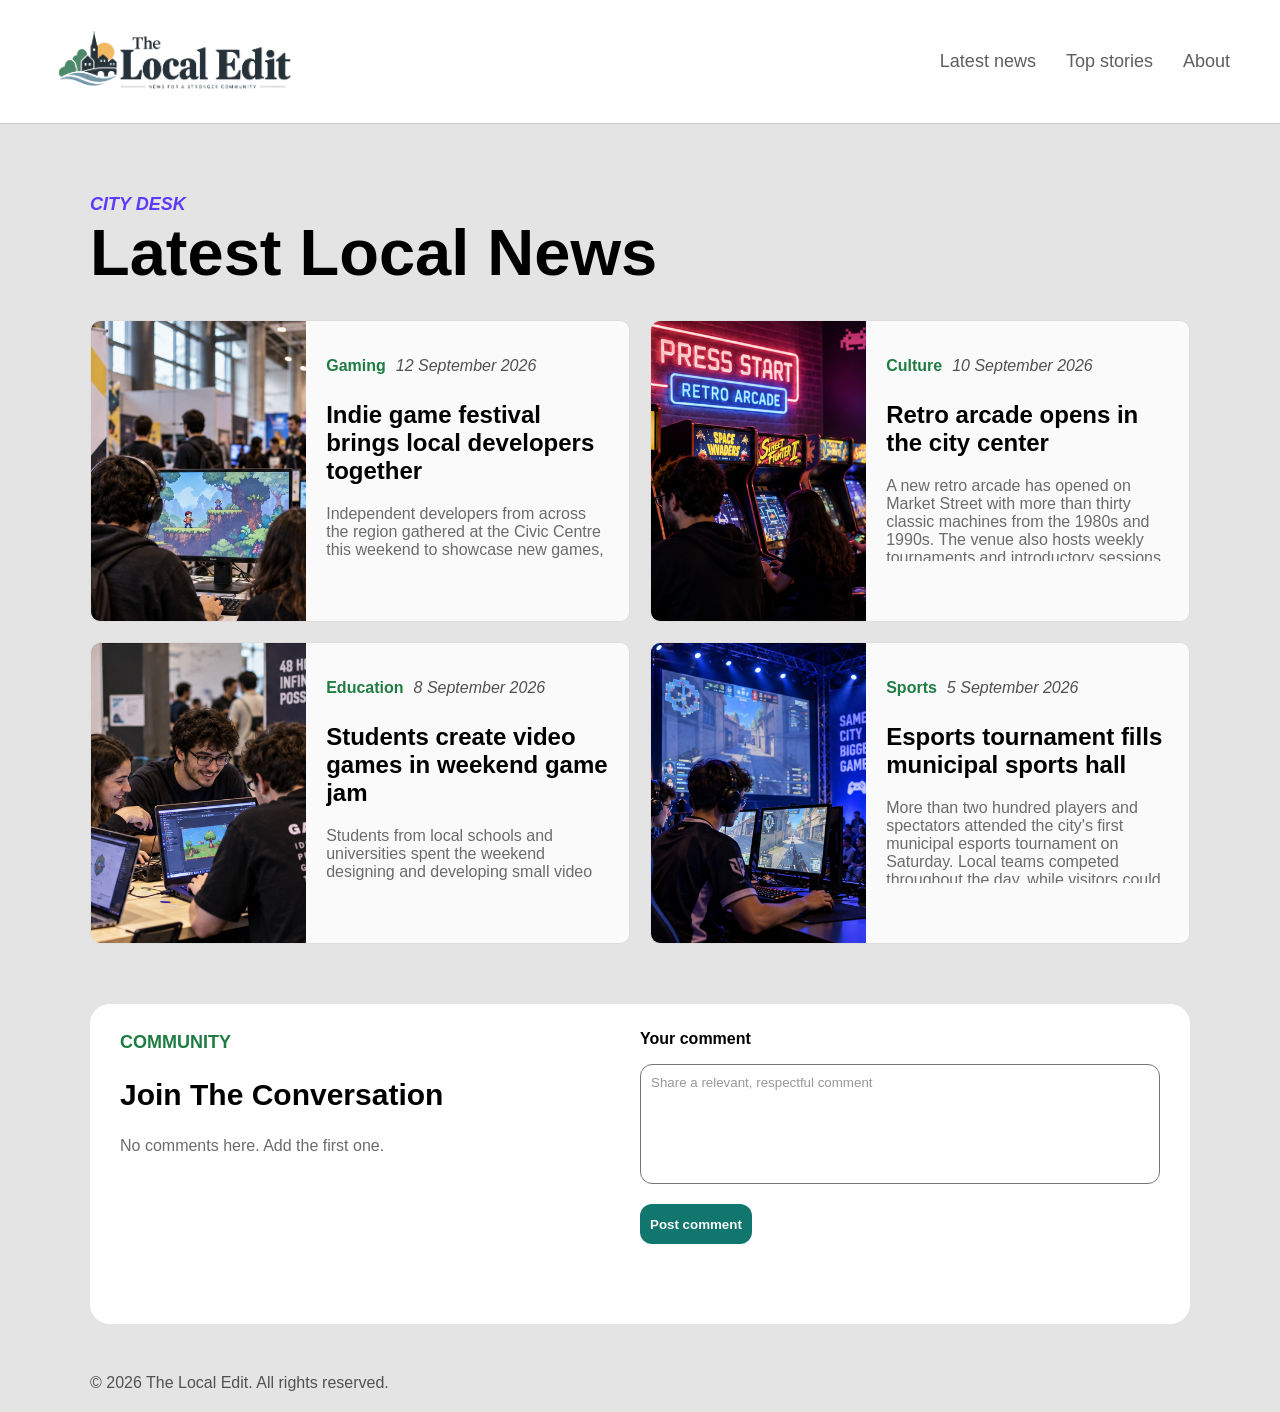
<file: index.html>
<!DOCTYPE html>
<html lang="en">
<head>
    <meta charset="UTF-8">
    <meta name="viewport" content="width=device-width, initial-scale=1.0">
    <title>The Local Edit</title>
    <link rel="stylesheet" href="style.css">
</head>

<body>

    <header>
        <img src="resources/assets/logo.png" alt="Logo">

        <nav>
            <ul>
                <li><a href="index.html">Latest news</a></li>
                <li><a href="top-stories.html">Top stories</a></li>
                <li><a href="#">About</a></li>
            </ul>
        </nav>
    </header>

    <p>CITY DESK</p>
    <h1>Latest Local News</h1>

   <div class="articles">
        <div class="article-wrapper">
            <article>
                <img src="resources/assets/indie-game-festival.png" alt="Indie Game Festival">
                <div class="inside-article">
                    <div class="article-content">
                        <div class="news-info">
                            <p class="news-type">Gaming</p>
                            <p class="date"> 12 September 2026</p>
                        </div>
                        <h2>Indie game festival brings local developers together</h2>
                        <p>
                            Independent developers from across the region gathered at the Civic Centre
                            this weekend to showcase new games, exchange ideas and meet local players.
                            The programme included playable demos, short talks and a small competition
                            for student projects.
                        </p>
                    </div>
                </div>
            </article>
        </div>

        <div class="article-wrapper">
            <article>
                <img src="resources/assets/retro-arcade.png" alt="People playing retro arcade games">
                <div class="inside-article">
                    <div class="article-content">
                        <div class="news-info">
                            <p class="news-type">Culture</p>
                            <p class="date">10 September 2026</p>
                        </div>
                        <h2>Retro arcade opens in the city center</h2>
                        <p>
                            A new retro arcade has opened on Market Street with more than thirty
                            classic machines from the 1980s and 1990s. The venue also hosts weekly
                            tournaments and introductory sessions for visitors interested in the
                            history of video games.
                        </p>
                    </div>
                </div>
            </article>
        </div>

        <div class="article-wrapper">
            <article>
                <img src="resources/assets/student-game-jam.png" alt="People gathered around a table designing a game on a computer">
                <div class="inside-article">
                    <div class="article-content">
                        <div class="news-info">
                            <p class="news-type">Education</p>
                            <p class="date">8 September 2026</p>
                        </div>
                        <h2>Students create video games in weekend game jam</h2>
                        <p>
                            Students from local schools and universities spent the weekend designing
                            and developing small video games as part of a 48-hour game jam. Teams
                        worked on programming, art, sound and game design before presenting
                        their projects to the public on Sunday afternoon.
                        </p>
                    </div>
                </div>
            </article>
        </div>

        <div class="article-wrapper">
            <article>
                <img src="resources/assets/esports-tournament.png" alt="People playing on computers in a tournament in front a crowd of spectators">
                <div class="inside-article">
                    <div class="article-content">
                        <div class="news-info">
                            <p class="news-type">Sports</p>
                            <p class="date">5 September 2026</p>
                        </div>
                        <h2>Esports tournament fills municipal sports hall</h2>
                        <p>
                            More than two hundred players and spectators attended the city's first
                            municipal esports tournament on Saturday. Local teams competed throughout
                            the day, while visitors could try different games and attend workshops
                            about competitive gaming and streaming.
                        </p>
                    </div>
                </div>
            </article>
        </div>
    </div>

    <div class="replies">
        <div class="replies-info">
            <p class="community"> COMMUNITY </p>
            <h2>Join The Conversation</h2> 
            <p> No comments here. Add the first one.</p>
        </div>
        <div class="input-field">
            <p> Your comment</p>
            <textarea type="text" placeholder="Share a relevant, respectful comment"></textarea>
            <button>Post comment</button>
        </div>
    </div>


    <footer>&copy; 2026 The Local Edit. All rights reserved.</footer>
</body>
</html>
</file>
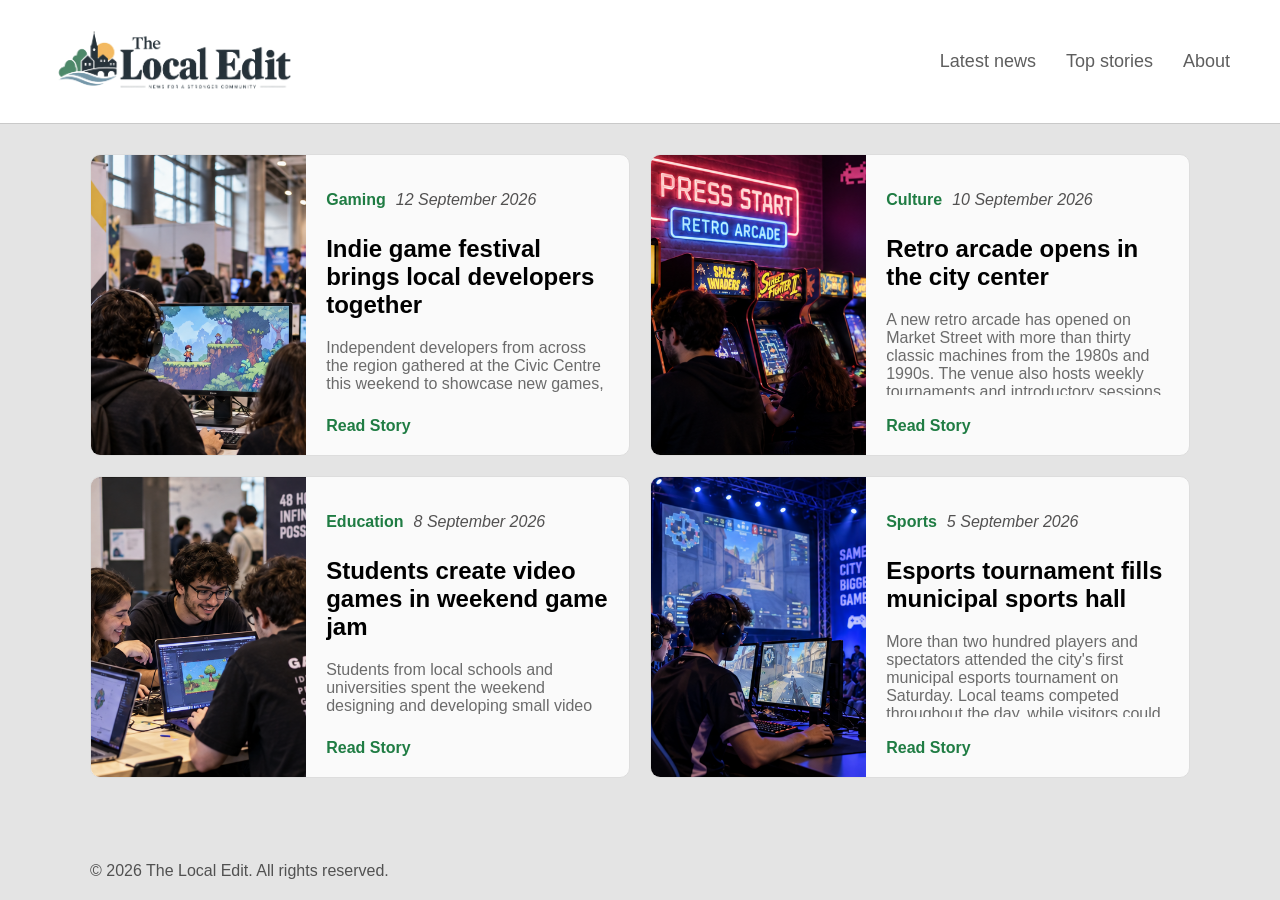
<file: top-stories.html>
<!DOCTYPE html>
<html lang="en">
<head>
    <meta charset="UTF-8">
    <meta name="viewport" content="width=device-width, initial-scale=1.0">
    <title>The Local Edit</title>
    <link rel="stylesheet" href="style.css">
</head>
<body class="top-stories">
    <header>
        <img src="resources/assets/logo.png" alt="Logo">

        <nav>
            <ul>
                <li><a href="index.html">Latest news</a></li>
                <li><a href="top-stories.html">Top stories</a></li>
                <li><a href="#">About</a></li>
            </ul>
        </nav>
    </header>

   <div class="articles">
        <div class="article-wrapper">
            <article>
                <img src="resources/assets/indie-game-festival.png" alt="Indie Game Festival">
                <div class="inside-article">
                    <div class="article-content">
                        <div class="news-info">
                            <p class="news-type">Gaming</p>
                            <p class="date"> 12 September 2026</p>
                        </div>
                        <h2>Indie game festival brings local developers together</h2>
                        <p>
                            Independent developers from across the region gathered at the Civic Centre
                            this weekend to showcase new games, exchange ideas and meet local players.
                            The programme included playable demos, short talks and a small competition
                            for student projects.
                        </p>
                    </div>
                    <div class="read-more">
                        <a href="#">Read Story</a>
                    </div>
                </div>
            </article>
        </div>

        <div class="article-wrapper">
            <article>
                <img src="resources/assets/retro-arcade.png" alt="People playing retro arcade games">
                <div class="inside-article">
                    <div class="article-content">
                        <div class="news-info">
                            <p class="news-type">Culture</p>
                            <p class="date">10 September 2026</p>
                        </div>
                        <h2>Retro arcade opens in the city center</h2>
                        <p>
                            A new retro arcade has opened on Market Street with more than thirty
                            classic machines from the 1980s and 1990s. The venue also hosts weekly
                            tournaments and introductory sessions for visitors interested in the
                            history of video games.
                        </p>
                    </div>
                    <div class="read-more">
                        <a href="#">Read Story</a>
                    </div>
                </div>
            </article>
        </div>

        <div class="article-wrapper">
            <article>
                <img src="resources/assets/student-game-jam.png" alt="People gathered around a table designing a game on a computer">
                <div class="inside-article">
                    <div class="article-content">
                        <div class="news-info">
                            <p class="news-type">Education</p>
                            <p class="date">8 September 2026</p>
                        </div>
                        <h2>Students create video games in weekend game jam</h2>
                        <p>
                            Students from local schools and universities spent the weekend designing
                            and developing small video games as part of a 48-hour game jam. Teams
                        worked on programming, art, sound and game design before presenting
                        their projects to the public on Sunday afternoon.
                        </p>
                    </div>
                    <div class="read-more">
                        <a href="#">Read Story</a>
                    </div>
                </div>
            </article>
        </div>

        <div class="article-wrapper">
            <article>
                <img src="resources/assets/esports-tournament.png" alt="People playing on computers in a tournament in front a crowd of spectators">
                <div class="inside-article">
                    <div class="article-content">
                        <div class="news-info">
                            <p class="news-type">Sports</p>
                            <p class="date">5 September 2026</p>
                        </div>
                        <h2>Esports tournament fills municipal sports hall</h2>
                        <p>
                            More than two hundred players and spectators attended the city's first
                            municipal esports tournament on Saturday. Local teams competed throughout
                            the day, while visitors could try different games and attend workshops
                            about competitive gaming and streaming.
                        </p>
                    </div>
                    <div class="read-more">
                        <a href="#">Read Story</a>
                    </div>
                </div>
            </article>
        </div>
    </div>

    <footer>&copy; 2026 The Local Edit. All rights reserved.</footer>

</body>
</html>
</file>
<file: style.css>
body {
    font-family: Arial, sans-serif;
    margin: 0;
    background-color: rgb(228, 228, 228);

    min-height: 100vh;
    display: flex;
    flex-direction: column;
}

header {
    display: flex;
    justify-content: space-between;
    align-items: center;
    padding: 20px 50px;
    background-color: rgb(255, 255, 255);
    border-bottom: 1px solid #c9c9c9;
}

header img {
    width: 250px;
}

nav ul {
    display: flex;
    gap: 30px;
    list-style: none;
    margin: 0;
    padding: 0;
}

nav a {
    display: inline-block;
    text-decoration: none;
    color: rgb(94, 94, 94);
    font-size: 18px;
    transition: color 0.3s ease, transform 0.4s ease;
}

nav a:hover {
    color: rgb(142, 74, 187);
    transform: scale(1.1);
}

header + p {
    font-size: 18px;
    font-style: italic;
    font-weight: bold;
    margin-top: 70px;
    margin-bottom: 0px;
    padding-left: 90px;
    color: rgb(93, 57, 252);
}

h1 {
    font-size: 65px;
    margin-top: 0px;
    margin-bottom: 0px;
    padding-left: 90px;
}

.news-type {
    font-style: normal;
    font-weight: bold;
    color: rgb(31, 124, 67);;
}

.news-info {
    display: flex;
    gap: 10px;
    padding-bottom: 0px;
}

.date {
    color: rgb(82, 81, 81);;
    font-style: italic;
}

.articles {
    display: grid;
    grid-template-columns: 1fr 1fr;
    margin-top: 30px;
    margin-bottom: 30px;
    margin-left: 90px;
    margin-right: 90px;

    gap: 20px;
}

article {
    height: 300px;
    display: flex;
    background-color: rgb(250, 250, 250);
    border: 1px solid #ddd;
    border-radius: 10px;
    overflow: hidden;

    transition: transform 0.3s ease, box-shadow 0.3s ease;
}

article:hover {
    transform: scale(1.02);
}

.article-wrapper {
    animation: aparecer 0.7s ease forwards;
    opacity: 0;
}

.article-wrapper:nth-child(1) {
    animation-delay: 0.1s;
}

.article-wrapper:nth-child(2) {
    animation-delay: 0.3s;
}

.article-wrapper:nth-child(3) {
    animation-delay: 0.5s;
}

.article-wrapper:nth-child(4) {
    animation-delay: 0.7s;
}

@keyframes aparecer {
    from {
        opacity: 0;
        transform: translateY(30px);
    }

    to {
        opacity: 1;
        transform: translateY(0);
    }
}

article img {
    width: 40%;
    object-fit: cover;
}

.inside-article {
    position: relative;
    padding: 20px;
    width: 60%;
}

.article-content {
    margin-bottom: 60px;
    height: 220px;
    width: 100%;
    overflow: hidden;
}

article h2 {
    margin-top: 10px;
}

article h2 + p{
    color: rgb(107, 107, 107);
}

.read-more a{
    text-decoration: none;
    font-weight: bold;
    color: rgb(31, 124, 67);
    font-size: 16px;

    position: absolute;
    bottom: 20px;
    left: 20px;

    transition: color 0.3s ease;
}

.read-more a:hover {
    color: rgb(80, 189, 122)
}

.replies {
    display: flex;

    background-color: rgb(255, 255, 255);
    border-radius: 20px;

    margin-top: 30px;
    margin-bottom: 30px;
    margin-left: 90px;
    margin-right: 90px;

    padding: 10px 30px 10px 30px;

    height: 300px;

    animation: aparecer 0.7s ease forwards;
}

.replies-info {
    width: 50%;
}

.community {
    font-size: 18px;
    font-weight: bold;
    color: rgb(31, 124, 67);
}

.replies h2 {
    font-size: 30px;
}

.replies h2 + p {
    color: rgb(107, 107, 107);
}

.input-field {
    display: flex;
    position: relative;
    flex-direction: column;
    width: 50%;
    height: auto;
}

.input-field p {
    font-weight: bold;
}

.input-field textarea {
    width: 100%;
    height: 40%;

    border-width: 1px;
    border-radius: 12px;

    padding: 10px 0px 0px 10px;
    box-sizing: border-box;

    font-family: Arial, sans-serif;
    color: rgb(81, 81, 81);

    resize: none;
}

.input-field textarea::placeholder {
    font-family: Arial, sans-serif;
    color: rgba(107, 107, 107, 0.7);
}

.input-field button {
    width: fit-content;

    font-weight: bold;

    margin-top: 20px;
    padding: 10px;

    height: 40px;
    border-radius: 12px;
    border-width: 0px;

    background-color: #11766E;
    color: rgb(250, 250, 250);

    transition: background-color 0.2s ease;
}

.input-field button:hover {
    background-color: #11514c;
}

footer {
    text-align: left;
    margin-top: auto;
    padding: 20px 90px 20px 90px;

    color: rgb(81, 81, 81);
}

@media (max-width: 800px) {
    .articles {
        grid-template-columns: 1fr;
        margin-left: 20px;
        margin-right: 20px;
    }

    article {
        flex-direction: column;
        height: auto;
    }

    .inside-article {
        padding-bottom: 10px;
        width: auto;
    }

    article img {
        width: 100%;
        object-fit: cover;
    }

    .article-content {
        height: auto;
        width: 100%;
    }

    header {
        flex-direction: column;
        align-items: flex-start;
    }

    nav {
        width: 100%;
    }

    nav ul {
        display: flex;
        justify-content: space-around;
        width: 100%;

        padding-top: 10px;
    }

    header + p {
        font-size: 16px;
        padding-left: 20px;
    }

    h1 {
        font-size: 50px;
        padding-left: 20px;
    }

    .replies {
        height: auto;
        display: flex;
        flex-direction: column;
        margin: 20px;
    }

    .replies-info {
        width: 100%;

        box-sizing: border-box;

        padding-bottom: 20px;
    }

    .input-field {
        width: 100%;
        height: 200px;
    }

    footer {
        align-self: center;
    }
}
</file>
